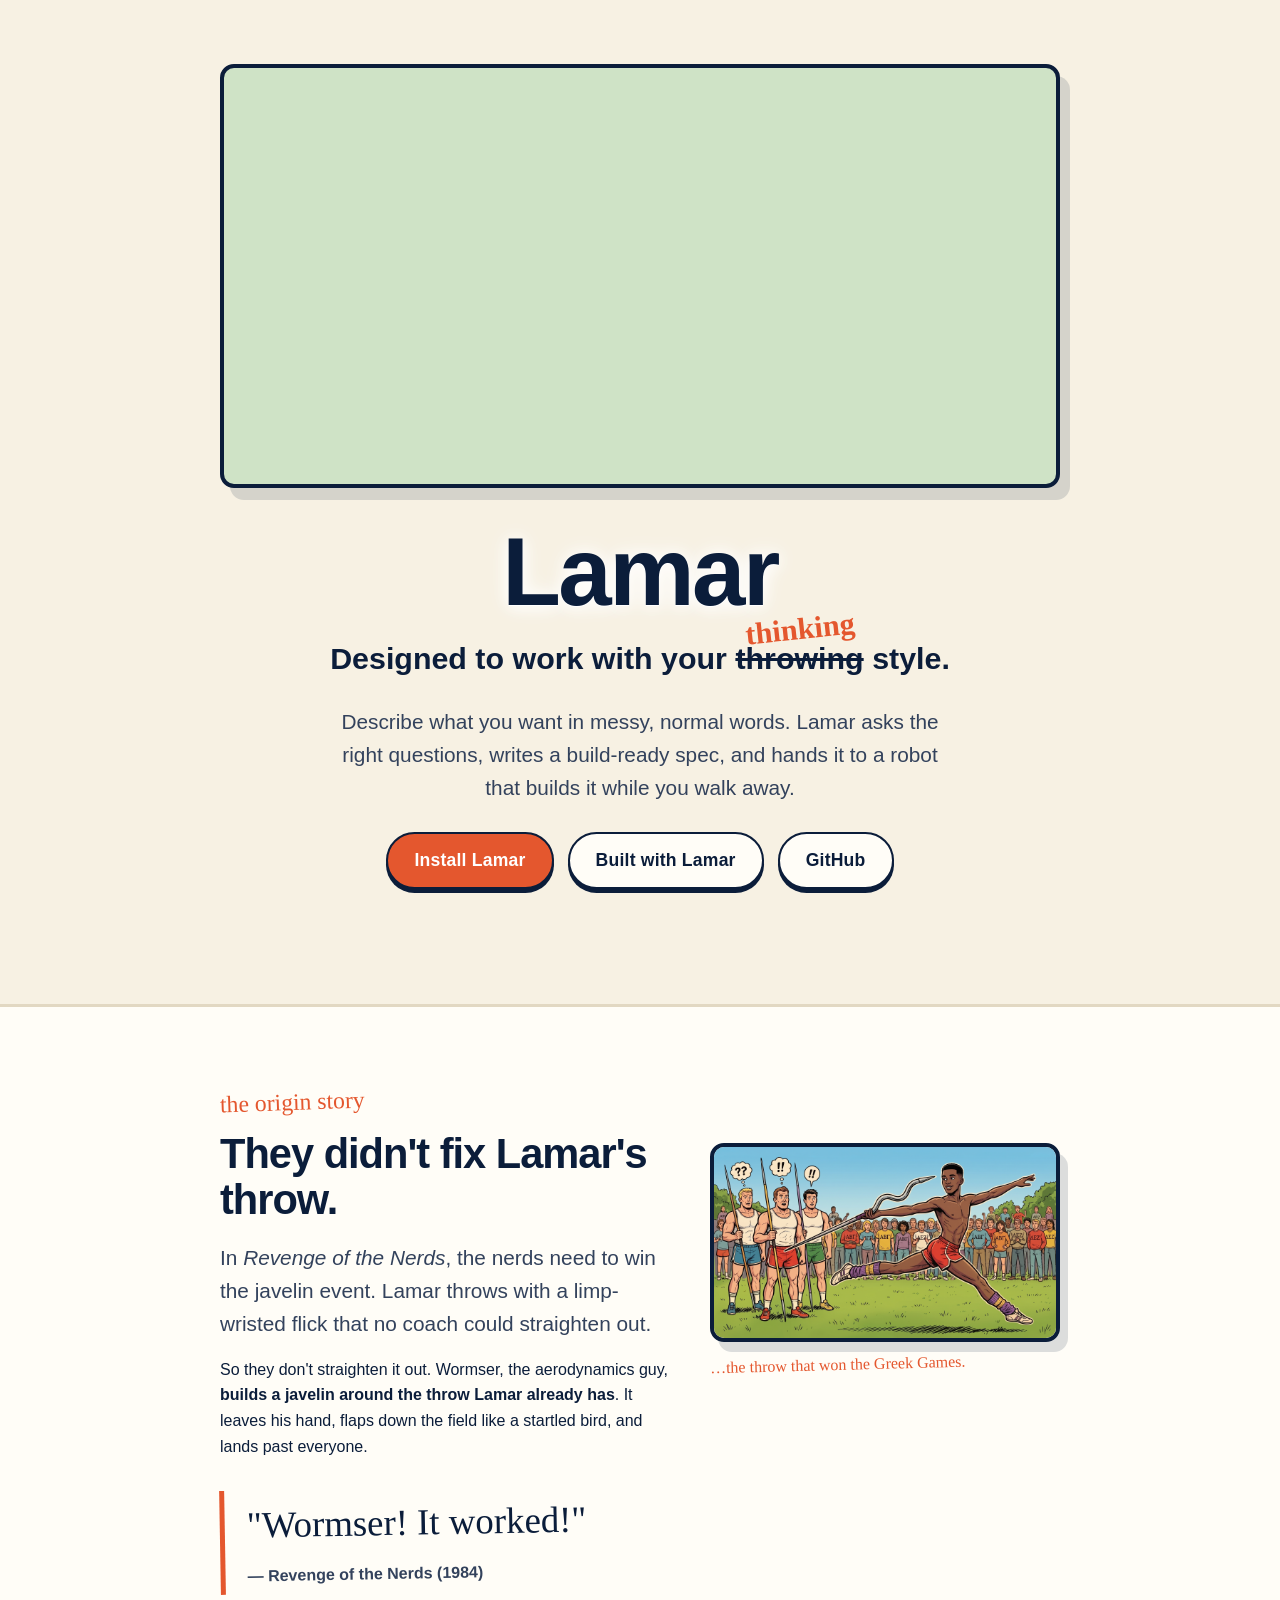
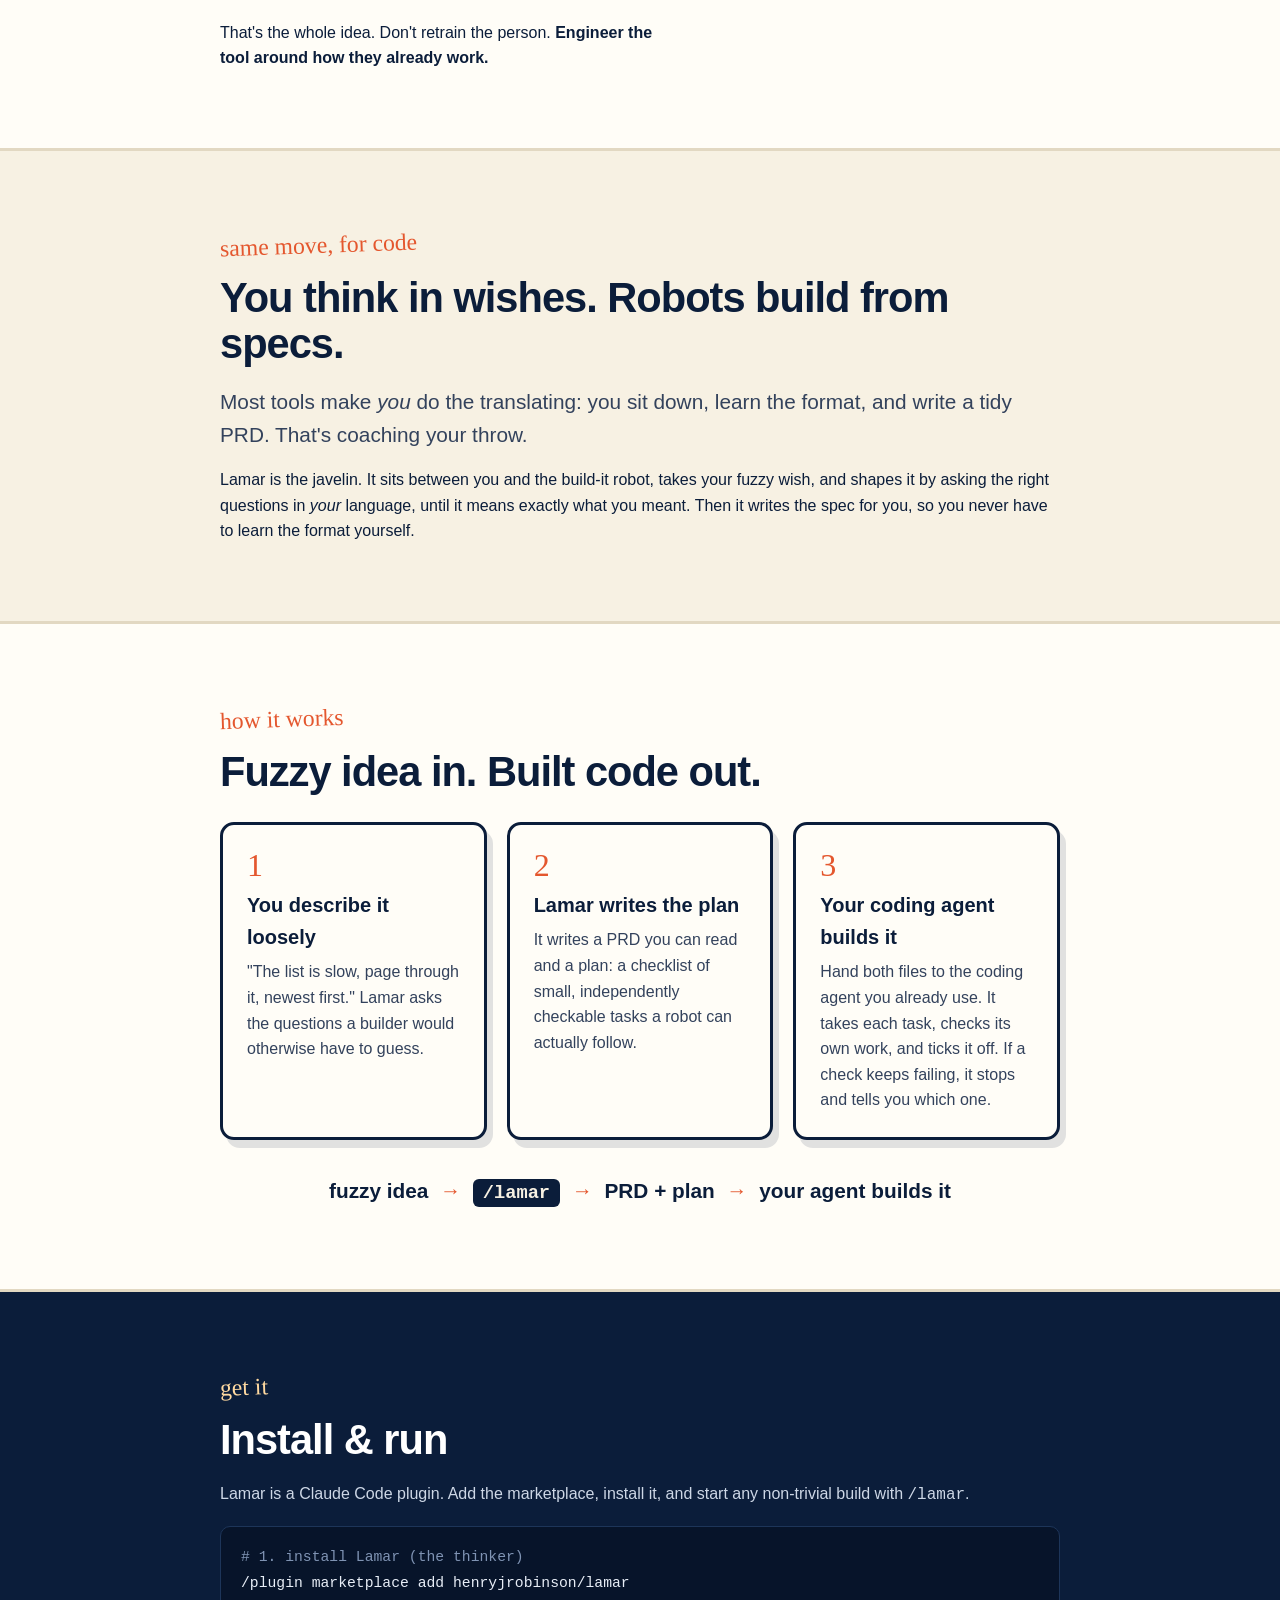
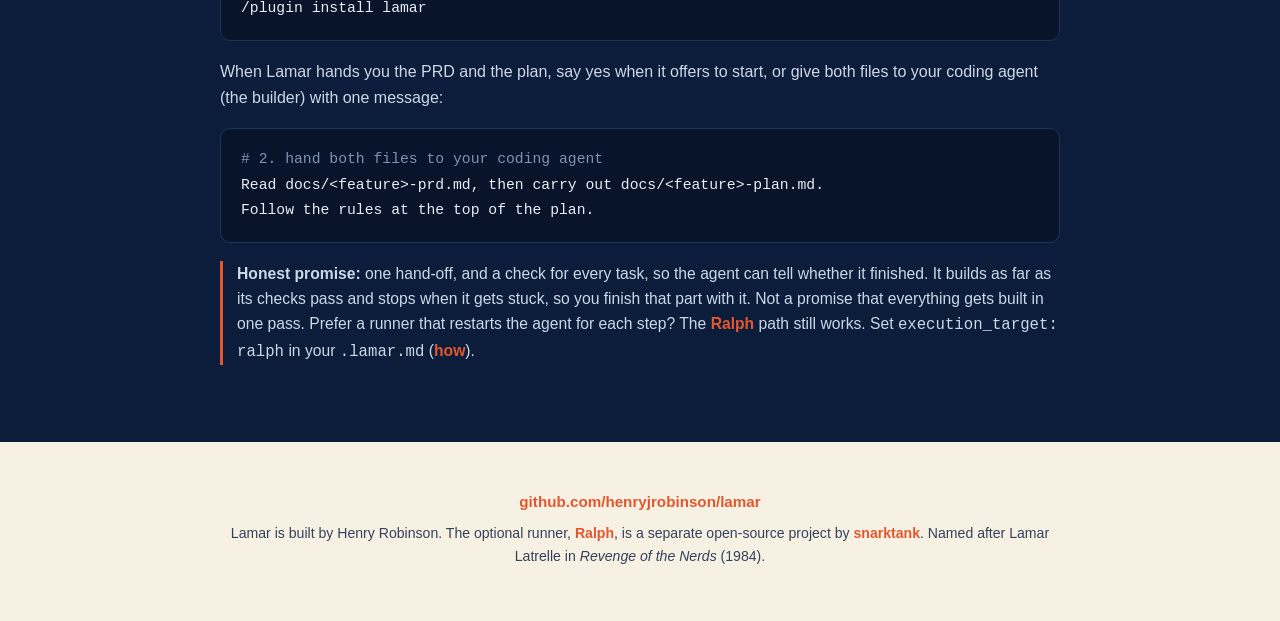
<file: index.html>
<!doctype html>
<html lang="en">
<head>
  <meta charset="utf-8">
  <meta name="viewport" content="width=device-width, initial-scale=1">
  <title>Lamar — designed to work with your thinking style</title>
  <meta name="description" content="Lamar is an interview-driven spec tool. It shapes the spec around how you think, then writes a build-ready PRD and implementation plan for your coding agent. They didn't teach Lamar to throw — they built a javelin for how he already threw.">
  <link rel="icon" type="image/png" sizes="512x512" href="assets/brand/favicon-512.png">
  <link rel="icon" type="image/png" sizes="64x64" href="assets/brand/favicon-64.png">
  <meta property="og:title" content="Lamar — designed to work with your thinking style">
  <meta property="og:description" content="Fuzzy idea in, built code out. Lamar shapes the spec around how you think, then hands it to your coding agent to build.">
  <meta property="og:image" content="assets/brand/repo-card-1280x640.png">
  <meta property="og:type" content="website">
  <link rel="stylesheet" href="style.css">
</head>
<body>

  <!-- ===== Hero ===== -->
  <header class="hero">
    <div class="wrap">
      <div class="hero-panel">
        <video src="assets/brand/promo-video.mp4" autoplay muted loop playsinline
               aria-label="Lamar promo: a javelin engineered around the throw, flapping down the field to win."></video>
      </div>
      <div class="wordmark">Lamar</div>
      <p class="tagline">Designed to work with your
        <span class="fix"><span class="hw">thinking</span><span class="old">throwing</span></span> style.
      </p>
      <p class="lead">Describe what you want in messy, normal words. Lamar asks the right
        questions, writes a build-ready spec, and hands it to a robot that builds it while
        you walk away.</p>
      <div class="btn-row">
        <a class="btn btn-primary" href="#install">Install Lamar</a>
        <a class="btn btn-ghost" href="built.html">Built with Lamar</a>
        <a class="btn btn-ghost" href="https://github.com/henryjrobinson/lamar">GitHub</a>
      </div>
    </div>
  </header>

  <!-- ===== The story ===== -->
  <section class="story">
    <div class="wrap">
      <span class="section-label">the origin story</span>
      <div class="story-grid">
        <div>
          <h2>They didn't fix Lamar's throw.</h2>
          <p class="lead">In <em>Revenge of the Nerds</em>, the nerds need to win the javelin
            event. Lamar throws with a limp-wristed flick that no coach could straighten out.</p>
          <p>So they don't straighten it out. Wormser, the aerodynamics guy, <strong>builds a
            javelin around the throw Lamar already has</strong>. It leaves his hand, flaps down
            the field like a startled bird, and lands past everyone.</p>
          <blockquote class="pullquote">
            "Wormser! It worked!"
            <cite>— Revenge of the Nerds (1984)</cite>
          </blockquote>
          <p>That's the whole idea. Don't retrain the person. <strong>Engineer the tool around
            how they already work.</strong></p>
        </div>
        <div>
          <div class="video-panel">
            <img src="assets/brand/hero-16x9-clean.png" alt="Comic illustration: a track athlete mid-leap having just thrown a javelin that bends into a wavy flight path, while baffled muscle-bound jocks look on.">
          </div>
          <span class="video-cap">…the throw that won the Greek Games.</span>
        </div>
      </div>
    </div>
  </section>

  <!-- ===== Same move, for code ===== -->
  <section>
    <div class="wrap">
      <span class="section-label">same move, for code</span>
      <h2>You think in wishes. Robots build from specs.</h2>
      <p class="lead">Most tools make <em>you</em> do the translating: you sit down, learn the
        format, and write a tidy PRD. That's coaching your throw.</p>
      <p>Lamar is the javelin. It sits between you and the build-it robot, takes your fuzzy
        wish, and shapes it by asking the right questions in <em>your</em> language, until
        it means exactly what you meant. Then it writes the spec for you, so you never have to
        learn the format yourself.</p>
    </div>
  </section>

  <!-- ===== How it works ===== -->
  <section class="story">
    <div class="wrap">
      <span class="section-label">how it works</span>
      <h2>Fuzzy idea in. Built code out.</h2>
      <div class="cards">
        <div class="card">
          <span class="num">1</span>
          <h3>You describe it loosely</h3>
          <p>"The list is slow, page through it, newest first." Lamar asks the questions a
            builder would otherwise have to guess.</p>
        </div>
        <div class="card">
          <span class="num">2</span>
          <h3>Lamar writes the plan</h3>
          <p>It writes a PRD you can read and a plan: a checklist of small, independently
            checkable tasks a robot can actually follow.</p>
        </div>
        <div class="card">
          <span class="num">3</span>
          <h3>Your coding agent builds it</h3>
          <p>Hand both files to the coding agent you already use. It takes each task, checks
            its own work, and ticks it off. If a check keeps failing, it stops and tells
            you which one.</p>
        </div>
      </div>
      <p class="flow">
        fuzzy idea <span class="arrow">→</span> <code>/lamar</code>
        <span class="arrow">→</span> PRD + plan
        <span class="arrow">→</span> your agent builds it
      </p>
    </div>
  </section>

  <!-- ===== Install ===== -->
  <section class="install" id="install">
    <div class="wrap">
      <span class="section-label">get it</span>
      <h2>Install &amp; run</h2>
      <p>Lamar is a Claude Code plugin. Add the marketplace, install it, and start any
        non-trivial build with <code>/lamar</code>.</p>
      <pre><code><span class="cmt"># 1. install Lamar (the thinker)</span>
/plugin marketplace add henryjrobinson/lamar
/plugin install lamar</code></pre>
      <p>When Lamar hands you the PRD and the plan, say yes when it offers to start, or give
        both files to your coding agent (the builder) with one message:</p>
      <pre><code><span class="cmt"># 2. hand both files to your coding agent</span>
Read docs/&lt;feature&gt;-prd.md, then carry out docs/&lt;feature&gt;-plan.md.
Follow the rules at the top of the plan.</code></pre>
      <p class="cost"><strong>Honest promise:</strong> one hand-off, and a check for every
        task, so the agent can tell whether it finished. It builds as far as its checks pass and
        stops when it gets stuck, so you finish that part with it. Not a promise that
        everything gets built in one pass. Prefer a runner that restarts the agent for each step? The
        <a href="https://github.com/snarktank/ralph">Ralph</a> path still works. Set
        <code>execution_target: ralph</code> in your <code>.lamar.md</code>
        (<a href="https://github.com/henryjrobinson/lamar#optional-build-with-ralph-instead">how</a>).</p>
    </div>
  </section>

  <!-- ===== Footer ===== -->
  <footer>
    <div class="wrap">
      <p><a href="https://github.com/henryjrobinson/lamar">github.com/henryjrobinson/lamar</a></p>
      <p class="small">Lamar is built by Henry Robinson. The optional runner,
        <a href="https://github.com/snarktank/ralph">Ralph</a>, is a separate open-source
        project by <a href="https://github.com/snarktank/ralph">snarktank</a>. Named after
        Lamar Latrelle in <em>Revenge of the Nerds</em> (1984).</p>
    </div>
  </footer>

</body>
</html>
</file>
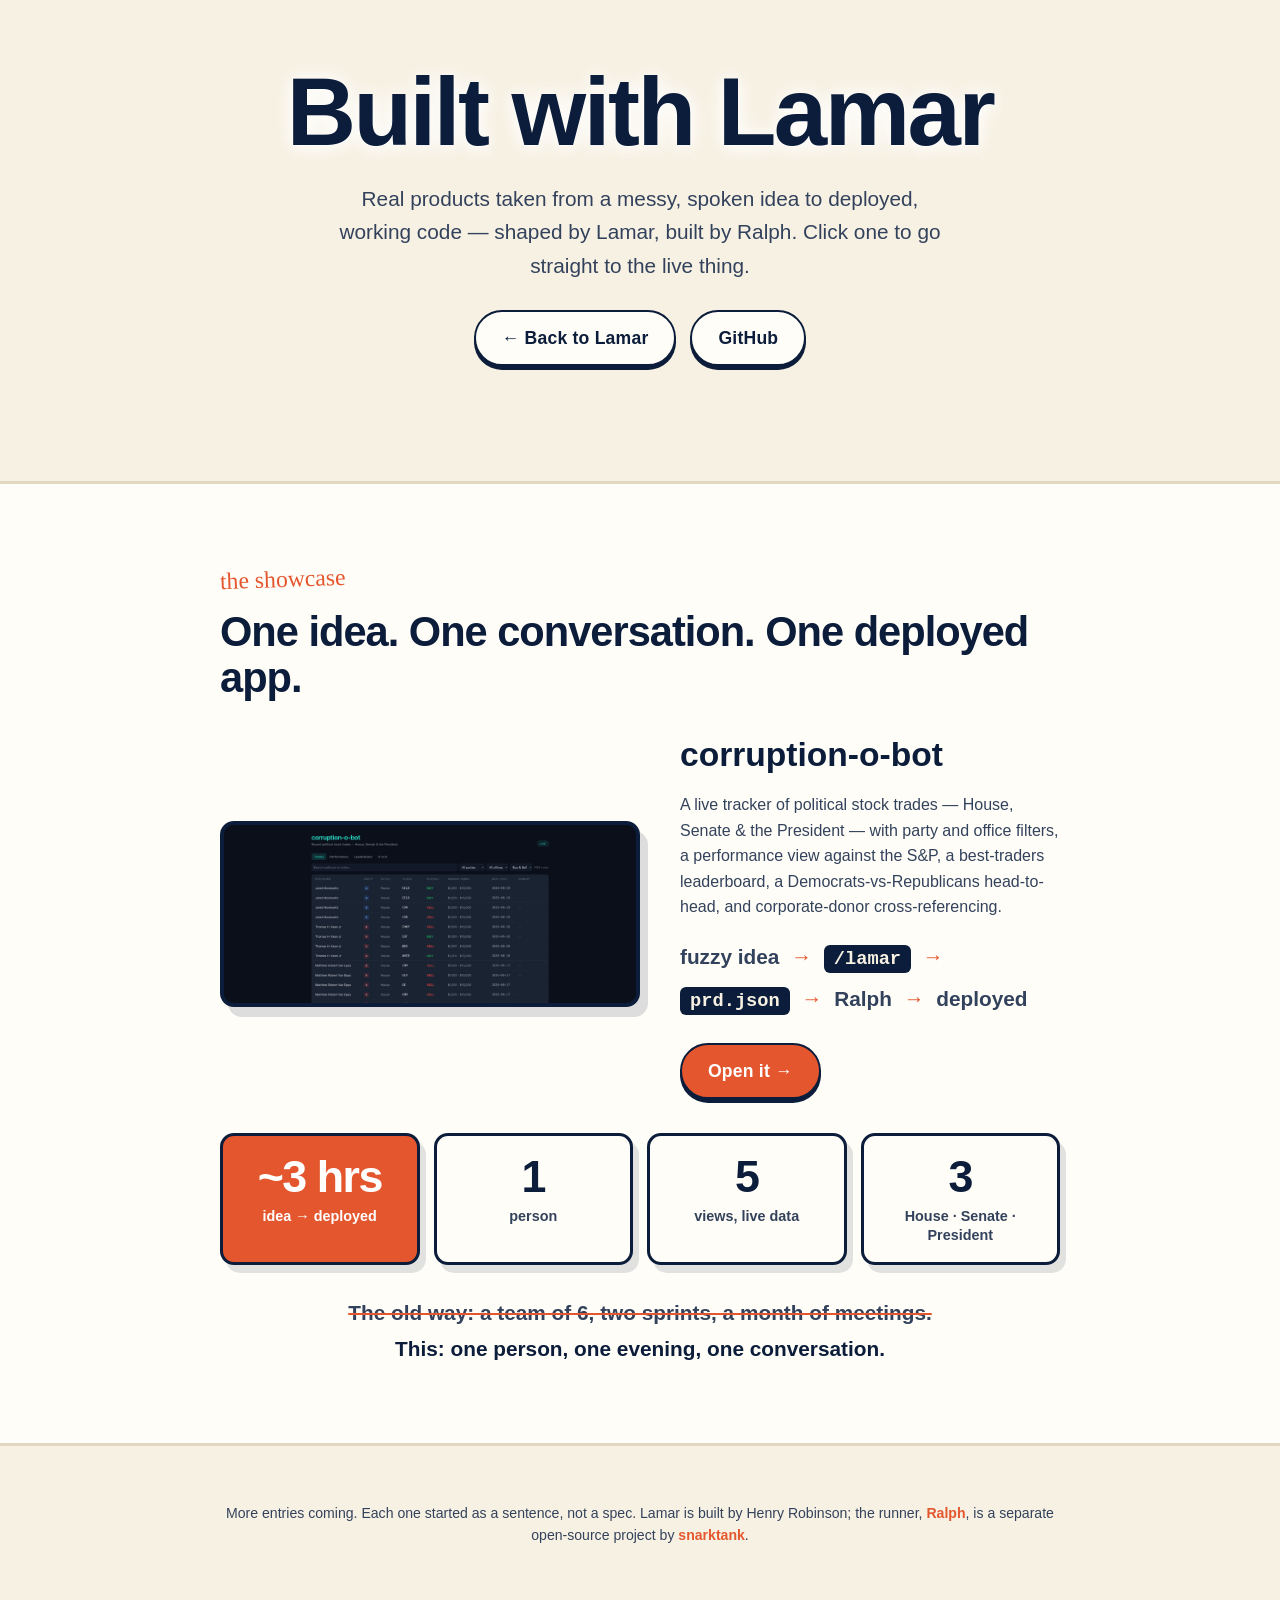
<file: built.html>
<!doctype html>
<html lang="en">
<head>
  <meta charset="utf-8">
  <meta name="viewport" content="width=device-width, initial-scale=1">
  <title>Built with Lamar</title>
  <meta name="description" content="Real products taken from a fuzzy idea to deployed code with Lamar and Ralph.">
  <link rel="icon" type="image/png" sizes="512x512" href="assets/brand/favicon-512.png">
  <link rel="icon" type="image/png" sizes="64x64" href="assets/brand/favicon-64.png">
  <meta property="og:title" content="Built with Lamar">
  <meta property="og:description" content="Real products taken from a fuzzy idea to deployed code with Lamar and Ralph.">
  <meta property="og:image" content="assets/brand/repo-card-1280x640.png">
  <meta property="og:type" content="website">
  <link rel="stylesheet" href="style.css">
</head>
<body>

  <header class="hero">
    <div class="wrap">
      <div class="wordmark">Built with Lamar</div>
      <p class="lead">Real products taken from a messy, spoken idea to deployed, working code —
        shaped by Lamar, built by Ralph. Click one to go straight to the live thing.</p>
      <div class="btn-row">
        <a class="btn btn-ghost" href="index.html">← Back to Lamar</a>
        <a class="btn btn-ghost" href="https://github.com/henryjrobinson/lamar">GitHub</a>
      </div>
    </div>
  </header>

  <section class="story">
    <div class="wrap">
      <span class="section-label">the showcase</span>
      <h2>One idea. One conversation. One deployed app.</h2>

      <div class="showcase">
        <div class="showcase-media">
          <a href="https://corruption-o-bot.vercel.app" target="_blank" rel="noopener">
            <img src="assets/corruption-o-bot.png"
                 alt="corruption-o-bot dashboard — a dark interface listing recent political stock trades with party tags, filters, and tabs for performance and a leaderboard.">
          </a>
        </div>
        <div class="showcase-body">
          <h3>corruption-o-bot</h3>
          <p>A live tracker of political stock trades — House, Senate &amp; the President — with
            party and office filters, a performance view against the S&amp;P, a best-traders
            leaderboard, a Democrats-vs-Republicans head-to-head, and corporate-donor
            cross-referencing.</p>
          <p class="flow">fuzzy idea <span class="arrow">→</span> <code>/lamar</code>
            <span class="arrow">→</span> <code>prd.json</code>
            <span class="arrow">→</span> Ralph <span class="arrow">→</span> deployed</p>
          <div class="btn-row">
            <a class="btn btn-primary" href="https://corruption-o-bot.vercel.app" target="_blank" rel="noopener">Open it →</a>
          </div>
        </div>
      </div>

      <div class="statstrip">
        <div class="stat stat-hero"><span class="fig">~3 hrs</span><span class="cap">idea&nbsp;→&nbsp;deployed</span></div>
        <div class="stat"><span class="fig">1</span><span class="cap">person</span></div>
        <div class="stat"><span class="fig">5</span><span class="cap">views, live data</span></div>
        <div class="stat"><span class="fig">3</span><span class="cap">House&nbsp;· Senate&nbsp;· President</span></div>
      </div>

      <p class="compare">
        <span class="then">The old way: a team of 6, two sprints, a month of meetings.</span><br>
        <span class="now">This: one person, one evening, one conversation.</span>
      </p>
    </div>
  </section>

  <footer>
    <div class="wrap">
      <p class="small">More entries coming. Each one started as a sentence, not a spec.
        Lamar is built by Henry Robinson; the runner, <a href="https://github.com/snarktank/ralph">Ralph</a>,
        is a separate open-source project by <a href="https://github.com/snarktank/ralph">snarktank</a>.</p>
    </div>
  </footer>

</body>
</html>
</file>
<file: style.css>
/* Lamar explainer site — brand palette from assets/brand/BRAND.md + brand-card.html */

:root {
  --ink: #0b1d3a;            /* navy wordmark/text */
  --ink-soft: #33425c;
  --paper: #f7f1e3;          /* comic-paper cream */
  --paper-2: #fffdf7;        /* card surface */
  --accent: #e4572e;         /* comic red-orange — CTAs, links */
  --accent-dark: #c1431f;
  --line: #e2d8c2;
  --halo: 0 2px 16px rgba(255, 255, 255, .95), 0 1px 0 #fff, 0 0 22px rgba(255, 255, 255, .9);
  --hand: "Bradley Hand", "Marker Felt", "Noteworthy", cursive;
  --sans: "Helvetica Neue", Arial, sans-serif;
  --maxw: 880px;
}

*, *::before, *::after { margin: 0; padding: 0; box-sizing: border-box; }

html { scroll-behavior: smooth; }

body {
  font-family: var(--sans);
  font-size: 16px;
  line-height: 1.6;
  color: var(--ink);
  background: var(--paper);
  -webkit-font-smoothing: antialiased;
}

.wrap { width: 100%; max-width: var(--maxw); margin: 0 auto; padding: 0 20px; }

a { color: var(--accent); text-decoration: none; font-weight: 600; }
a:hover { color: var(--accent-dark); text-decoration: underline; }

/* ---- Buttons ---- */
.btn {
  display: inline-flex;
  align-items: center;
  justify-content: center;
  min-height: 48px;
  padding: 12px 26px;
  border-radius: 999px;
  font-weight: 800;
  font-size: clamp(1rem, 0.95rem + 0.3vw, 1.1rem);
  letter-spacing: .2px;
  text-decoration: none;
  border: 2.5px solid var(--ink);
  transition: transform .08s ease, box-shadow .12s ease;
}
.btn:hover { text-decoration: none; transform: translateY(-2px); }
.btn-primary { background: var(--accent); color: #fff; box-shadow: 0 4px 0 var(--ink); }
.btn-primary:hover { color: #fff; box-shadow: 0 6px 0 var(--ink); }
.btn-ghost { background: var(--paper-2); color: var(--ink); box-shadow: 0 4px 0 var(--ink); }
.btn-ghost:hover { color: var(--ink); box-shadow: 0 6px 0 var(--ink); }
.btn-row { display: flex; flex-wrap: wrap; gap: 14px; justify-content: center; }

/* ---- Section rhythm ---- */
section { padding: clamp(48px, 6vw, 88px) 0; }
.section-label {
  font-family: var(--hand);
  font-size: clamp(1.1rem, 1rem + 0.6vw, 1.5rem);
  color: var(--accent);
  transform: rotate(-2deg);
  display: inline-block;
  margin-bottom: 10px;
}
h2 {
  font-size: clamp(1.7rem, 1.3rem + 2vw, 2.6rem);
  font-weight: 800;
  letter-spacing: -1px;
  line-height: 1.1;
  margin-bottom: 18px;
}
p.lead { font-size: clamp(1.05rem, 1rem + 0.5vw, 1.3rem); color: var(--ink-soft); }
section p + p { margin-top: 1em; }

/* ---- Hero ---- */
.hero { text-align: center; padding-top: clamp(36px, 5vw, 64px); padding-bottom: clamp(64px, 9vw, 116px); }
.hero-panel {
  border: 4px solid var(--ink);
  border-radius: 14px;
  overflow: hidden;
  box-shadow: 10px 12px 0 rgba(11, 29, 58, .14);
  background: #cfe3c6;
  margin-bottom: clamp(22px, 3vw, 36px);
}
.hero-panel img, .hero-panel video { display: block; width: 100%; height: auto; }
.wordmark {
  font-size: clamp(3.2rem, 2rem + 9vw, 6rem);
  font-weight: 800;
  letter-spacing: -2.5px;
  line-height: 1;
  color: var(--ink);
  text-shadow: var(--halo);
}
.tagline {
  font-size: clamp(1.15rem, 1rem + 1.4vw, 1.9rem);
  font-weight: 600;
  margin-top: 14px;
}
.fix { position: relative; display: inline-block; }
.fix .old { text-decoration: line-through; text-decoration-thickness: 3px; text-decoration-color: var(--ink); }
.fix .hw {
  position: absolute; left: 50%; top: -0.95em;
  transform: translateX(-50%) rotate(-6deg);
  font-family: var(--hand); font-weight: 700; white-space: nowrap; color: var(--accent);
}
.hero .lead { max-width: 620px; margin: 22px auto 28px; }

/* ---- The story ---- */
.story { background: var(--paper-2); border-top: 3px solid var(--line); border-bottom: 3px solid var(--line); }
.pullquote {
  font-family: var(--hand);
  font-size: clamp(1.4rem, 1.1rem + 1.8vw, 2.3rem);
  color: var(--ink);
  border-left: 5px solid var(--accent);
  padding: 6px 0 6px 22px;
  margin: 28px 0;
  transform: rotate(-1deg);
}
.pullquote cite { display: block; font-family: var(--sans); font-style: normal; font-size: 1rem; color: var(--ink-soft); margin-top: 8px; font-weight: 600; }
.video-panel {
  border: 4px solid var(--ink);
  border-radius: 14px;
  overflow: hidden;
  box-shadow: 8px 10px 0 rgba(11, 29, 58, .14);
  margin-top: 12px;
  max-width: 620px;
}
.video-panel video, .video-panel img { display: block; width: 100%; height: auto; }
.video-cap { font-family: var(--hand); color: var(--accent); margin-top: 10px; transform: rotate(-1.5deg); display: inline-block; }

/* ---- How it works ---- */
.cards { display: grid; grid-template-columns: 1fr; gap: 20px; margin-top: 28px; }
.card {
  background: var(--paper-2);
  border: 3px solid var(--ink);
  border-radius: 14px;
  padding: 24px;
  box-shadow: 6px 8px 0 rgba(11, 29, 58, .12);
}
.card .num {
  font-family: var(--hand); font-size: 2rem; color: var(--accent); line-height: 1; display: block; margin-bottom: 8px;
}
.card h3 { font-size: 1.25rem; font-weight: 800; margin-bottom: 6px; }
.card p { color: var(--ink-soft); }
.flow {
  text-align: center; font-weight: 800; color: var(--ink);
  font-size: clamp(1rem, 0.9rem + 0.7vw, 1.3rem); margin-top: 30px; line-height: 2;
}
.flow code { background: var(--ink); color: var(--paper); padding: 3px 10px; border-radius: 6px; font-size: .9em; }
.flow .arrow { color: var(--accent); padding: 0 6px; }

/* ---- Install ---- */
.install { background: var(--ink); color: var(--paper); }
.install .section-label { color: #ffd9a0; }
.install h2 { color: #fff; }
.install p { color: #cdd7e6; }
pre {
  background: #07142a;
  border: 1px solid #1d3559;
  border-radius: 10px;
  padding: 18px 20px;
  overflow-x: auto;
  margin: 18px 0;
}
pre code { font-family: ui-monospace, "SF Mono", Menlo, Consolas, monospace; font-size: .92rem; color: #e8eef7; line-height: 1.7; }
.cmt { color: #7f93b3; }
.cost { font-size: .98rem; color: #aebbcf; border-left: 3px solid var(--accent); padding-left: 14px; margin-top: 8px; }

/* ---- Footer ---- */
footer { text-align: center; padding: 48px 0 60px; color: var(--ink-soft); font-size: .95rem; }
footer .small { margin-top: 8px; font-size: .88rem; }

/* ---- Showcase (Built with Lamar) ---- */
.showcase { display: grid; grid-template-columns: 1fr; gap: 24px; margin-top: 28px; align-items: center; }
.showcase-media {
  border: 4px solid var(--ink);
  border-radius: 14px;
  overflow: hidden;
  box-shadow: 8px 10px 0 rgba(11, 29, 58, .14);
  background: #0a0f1a;
}
.showcase-media img { display: block; width: 100%; height: auto; }
.showcase-body h3 { font-size: clamp(1.5rem, 1.2rem + 1.2vw, 2.1rem); font-weight: 800; margin-bottom: 10px; }
.showcase-body p { color: var(--ink-soft); }
.showcase-body .flow { text-align: left; margin: 16px 0 22px; }
.showcase-body .btn-row { justify-content: flex-start; }

.statstrip { display: grid; grid-template-columns: repeat(2, 1fr); gap: 14px; margin-top: 34px; }
.stat {
  background: var(--paper-2);
  border: 3px solid var(--ink);
  border-radius: 14px;
  box-shadow: 6px 8px 0 rgba(11, 29, 58, .12);
  padding: 18px 16px;
  text-align: center;
}
.stat .fig { display: block; font-weight: 800; font-size: clamp(1.7rem, 1.2rem + 2.4vw, 2.8rem); letter-spacing: -1.5px; line-height: 1; color: var(--ink); }
.stat .cap { display: block; margin-top: 8px; font-size: .9rem; line-height: 1.3; color: var(--ink-soft); font-weight: 600; }
.stat-hero { background: var(--accent); border-color: var(--ink); }
.stat-hero .fig, .stat-hero .cap { color: #fff; }

.compare {
  text-align: center;
  margin-top: 30px;
  font-weight: 700;
  font-size: clamp(1rem, .9rem + .6vw, 1.3rem);
  line-height: 1.7;
}
.compare .then { color: var(--ink-soft); text-decoration: line-through; text-decoration-thickness: 2px; text-decoration-color: var(--accent); }
.compare .now { color: var(--ink); }

/* ---- Tablet+ ---- */
@media (min-width: 720px) {
  .cards { grid-template-columns: repeat(3, 1fr); }
  .story-grid { display: grid; grid-template-columns: 1.3fr 1fr; gap: 36px; align-items: start; }
  .showcase { grid-template-columns: 1.05fr .95fr; gap: 40px; }
  .statstrip { grid-template-columns: repeat(4, 1fr); }
}
</file>
